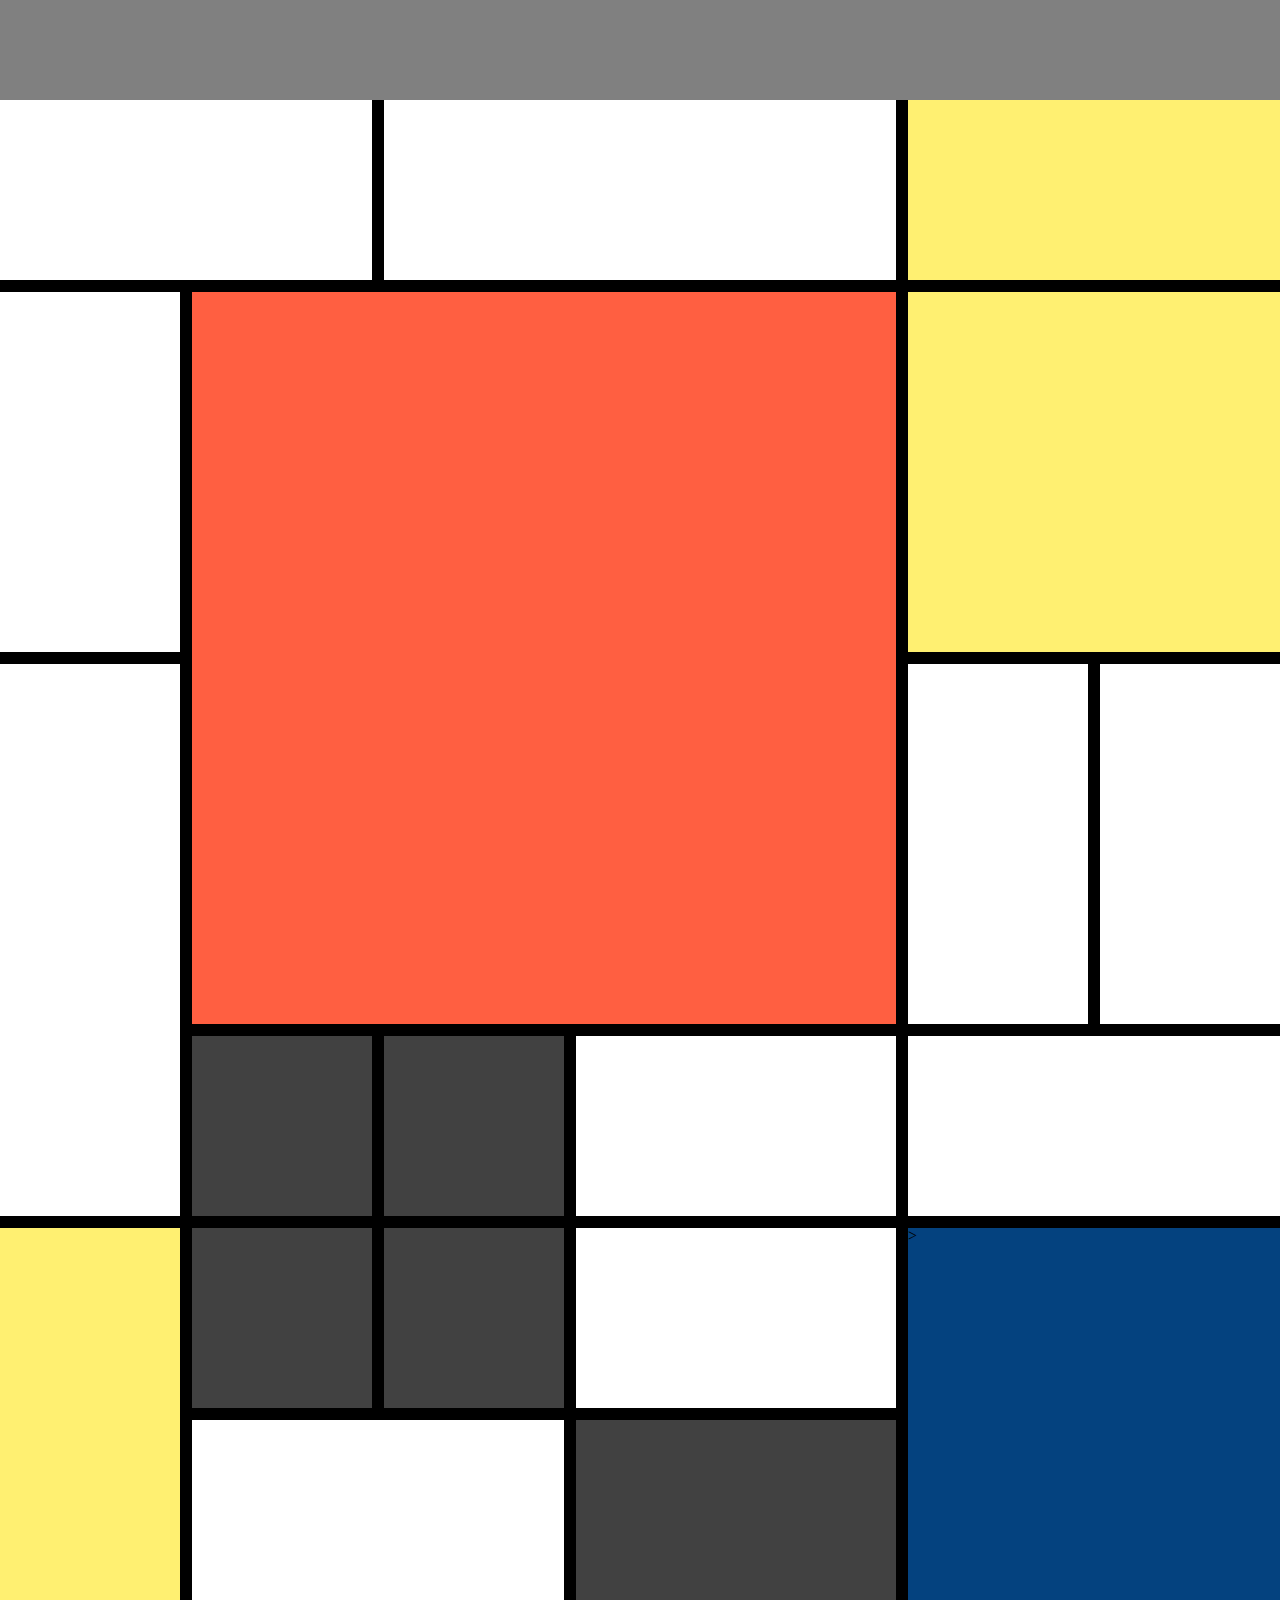
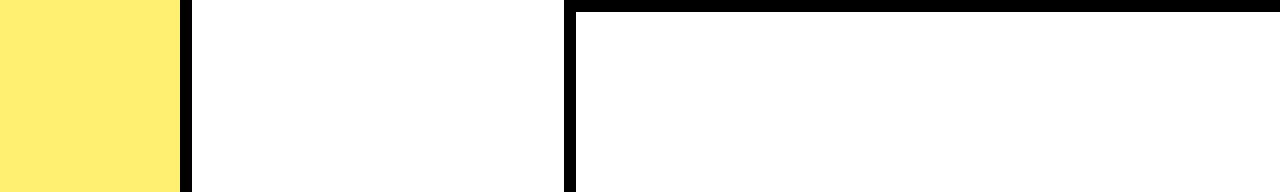
<file: Homework 5/Picture/index.html>
﻿<!DOCTYPE html>
<html lang="en">

<head>
    <meta charset="UTF-8">
    <title>Picture</title>
    <link rel="stylesheet" href="css/reset.css">
    <link rel="stylesheet" href="css/style.css">
</head>

<body>
    <div class="wrapper">
       <table>
          <tr>
             <td class="cell1" colspan="2"></td>
             <td class="cell3" colspan="3"></td>
             <td class="cell6" colspan="2"></td>
          </tr>
          <tr>
             <td class="cell8" rowspan="2"></td>
             <td class="cell9" rowspan="4" colspan="4"></td>
             <td class="cell13" rowspan="2" colspan="2"></td>
          </tr>
          <tr>
          </tr>
          <tr>
             <td class="cell22" rowspan="3"></td>
             <td class="cell27" rowspan="2"></td>
             <td class="cell28" rowspan="2"></td>
          </tr>
          <tr>
          </tr>
          <tr>
             <td class="cell37"></td>
             <td class="cell38"></td>
             <td class="cell39" colspan="2"></td>
             <td class="cell41" colspan="2"></td>
          </tr>
          <tr>
             <td class="cell43" rowspan="3"></td>
             <td class="cell44"></td>
             <td class="cell45"></td>
             <td class="cell46" colspan="2"></td>
             <td class="cell48" colspan="2" rowspan="2">></td> 
          </tr>
          <tr>
             <td class="cell51" colspan="2" rowspan="2"></td>
             <td class="cell53" colspan="2"></td>
          </tr>
          <tr>
             <td class="cell60" colspan="4"></td>
          </tr>
        </table>     
    </div>
</body>

</html>
</file>
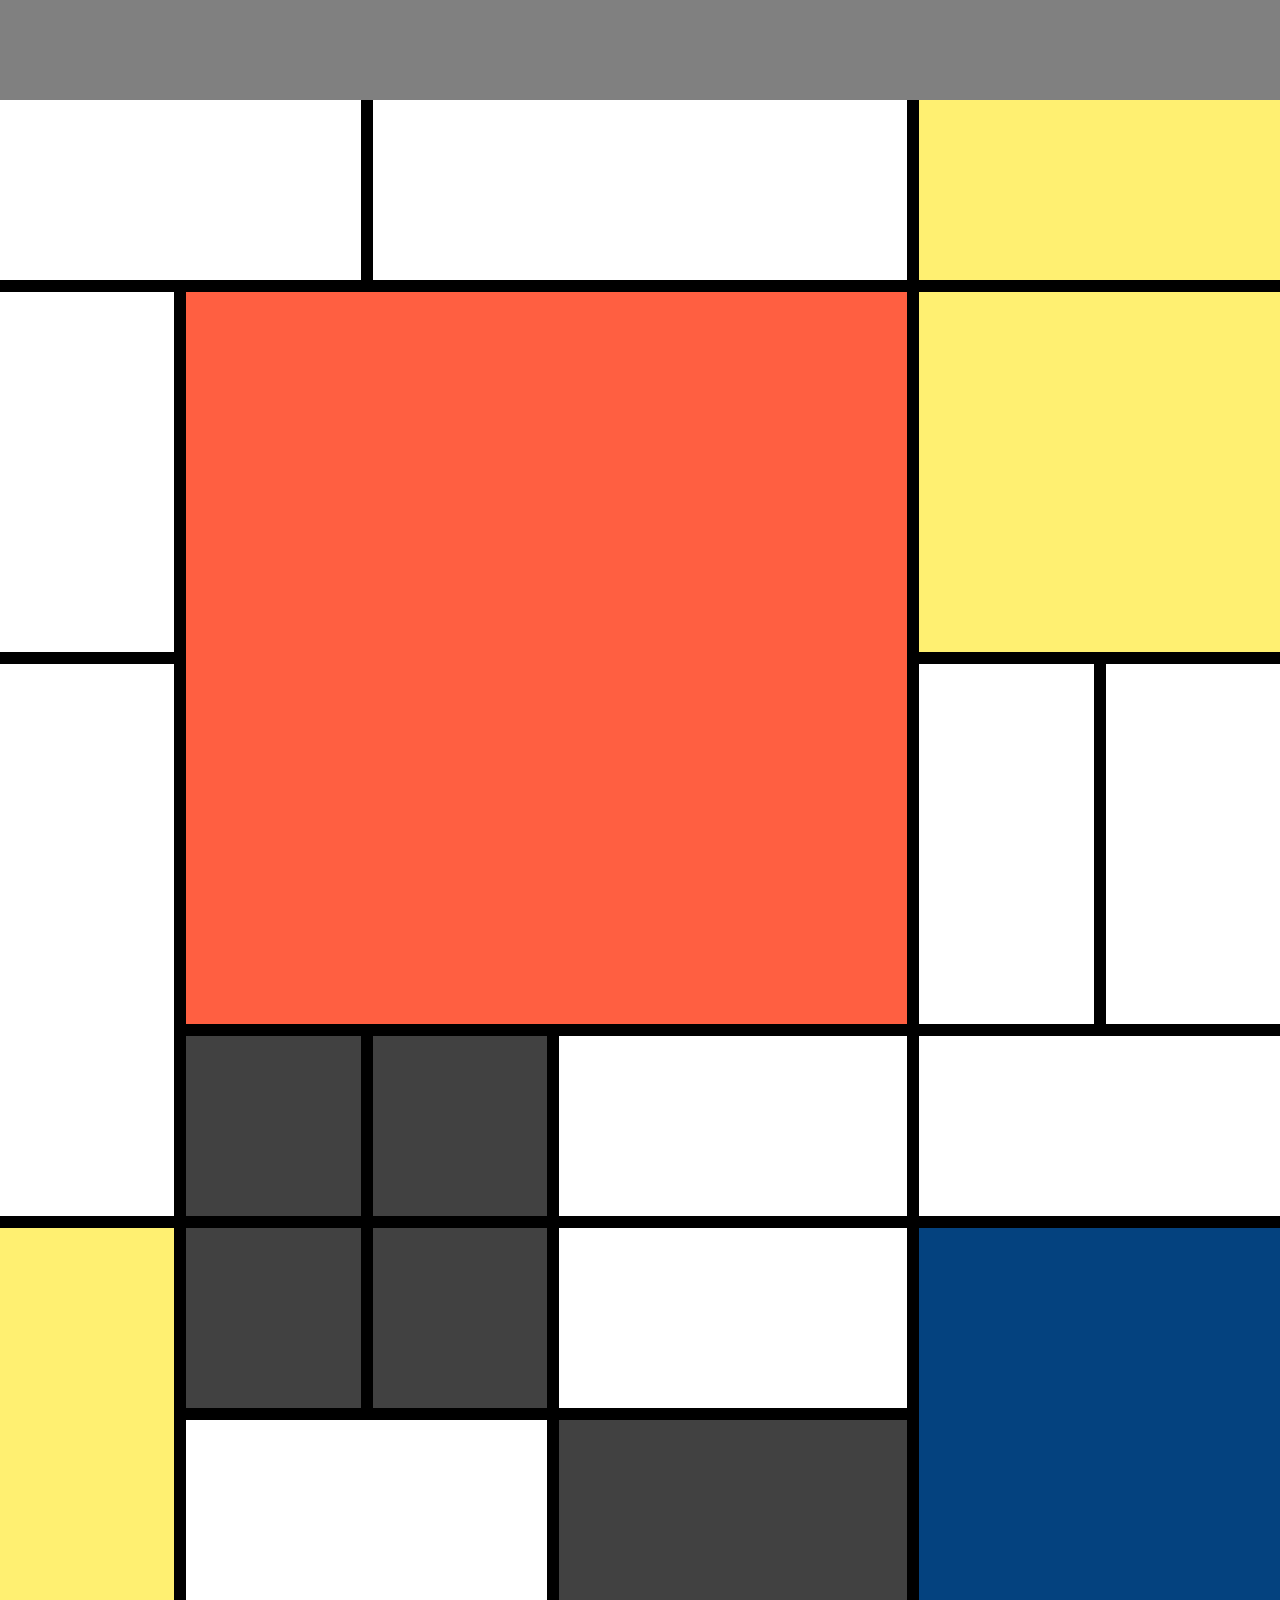
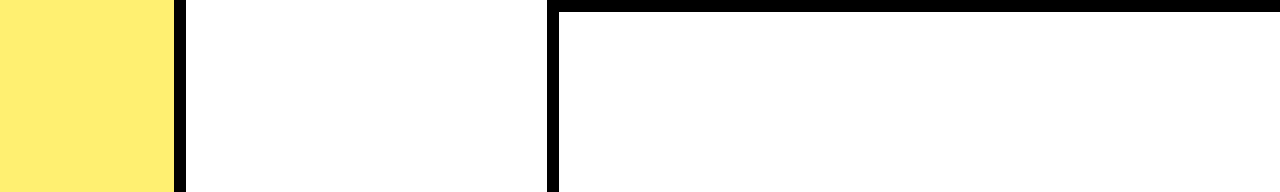
<file: Homework%205/Picture/index.html>
﻿<!DOCTYPE html>
<html lang="en">

<head>
    <meta charset="UTF-8">
    <title>Picture</title>
    <link rel="stylesheet" href="css/reset.css">
    <link rel="stylesheet" href="css/style.css">
</head>

<body>
    <div class="wrapper">
       <table>
          <tr>
             <td class="cell1" colspan="2"></td>
             <td class="cell3" colspan="2"></td>
             <td class="cell5" colspan="2"></td>
          </tr>
          <tr>
             <td class="cell7"></td>
             <td class="cell8" colspan="3" rowspan="2"></td>
             <td class="cell11" colspan="2"></td>
          </tr>
          <tr>
             <td class="cell13" rowspan="2"></td>
             <td class="cell17"></td>
             <td class="cell18"></td>
          </tr>
          <tr>
             <td class="cell20"></td>
             <td class="cell21"></td>
             <td class="cell22"></td>
             <td class="cell23" colspan="2"></td>
          </tr>
          <tr>
             <td class="cell25" rowspan="3"></td>
             <td class="cell26"></td>
             <td class="cell27"></td>
             <td class="cell28"></td>
             <td class="cell29" colspan="2" rowspan="2"></td>
          </tr>
          <tr>
             <td class="cell32" colspan="2" rowspan="2"></td>
             <td class="cell34"></td>
          </tr>
          
          <tr>
             <td class="cell40" colspan="3"></td>
          </tr>
        </table>     
    </div>
</body>

</html>
</file>
<file: Homework 5/Picture/css/style.css>
﻿body {
  width: 100vw;
  height: 100vh;
  background-color: grey;
}


table {
  margin: 100px auto auto auto;
  background-color: white;
}

td {
  width: 180px;
  height: 180px;
  border: 12px solid black;
}

.cell43,
.cell51,
.cell52,
.cell53,
.cell54,
.cell55,
.cell56,
.cell60 {
  border-bottom: none;
}

.cell57,
.cell1,
.cell8,
.cell15,
.cell22,
.cell29,
.cell36,
.cell43,
.cell50 {
  border-left: none;
}

.cell1,
.cell3,
.cell6 {
  border-top: none;
}

.cell6,
.cell13,
.cell28,
.cell35,
.cell41,
.cell48,
.cell53,
.cell60 {
  border-right: none;
}

.cell6,
.cell13,
.cell43 {
  background-color: #fff071;
}

.cell37,
.cell38,
.cell44,
.cell45,
.cell53 {
  background-color: #414141;
}

.cell9 {
  background-color: #ff5f41;
}

.cell48 {
  background-color: #04427f;
}

.cell8,
.cell9,
.cell13,
.cell22,
.cell27,
.cell28 {
  height: 360px;
}

.cell53,
.cell46,
.cell39,
.cell60 {
  width: 360px;
}
</file>
<file: Homework%205/Picture/css/style.css>
﻿body {
  width: 100vw;
  height: 100vh;
  background-color: grey;
}


table {
  margin: 100px auto auto auto;
  background-color: white;
}

td {
  width: 180px;
  height: 180px;
  border: 12px solid black;
}

.cell25,
.cell32,
.cell40 {
  border-bottom: none;
}

.cell1,
.cell7,
.cell13,
.cell25 {
  border-left: none;
}

.cell1,
.cell3,
.cell5 {
  border-top: none;
}

.cell5,
.cell11,
.cell18,
.cell23,
.cell29,
.cell40 {
  border-right: none;
}

.cell5,
.cell11,
.cell25 {
  background-color: #fff071;
}

.cell20,
.cell21,
.cell26,
.cell27,
.cell34 {
  background-color: #414141;
}

.cell8 {
  background-color: #ff5f41;
}

.cell29 {
  background-color: #04427f;
}

.cell7,
.cell8,
.cell9,
.cell10,
.cell11,
.cell12,
.cell13,
.cell14,
.cell15,
.cell16,
.cell17,
.cell18 {
  height: 360px;
}

.cell4,
.cell10,
.cell16,
.cell22,
.cell28,
.cell34,
.cell40 {
  width: 360px;
}
</file>
